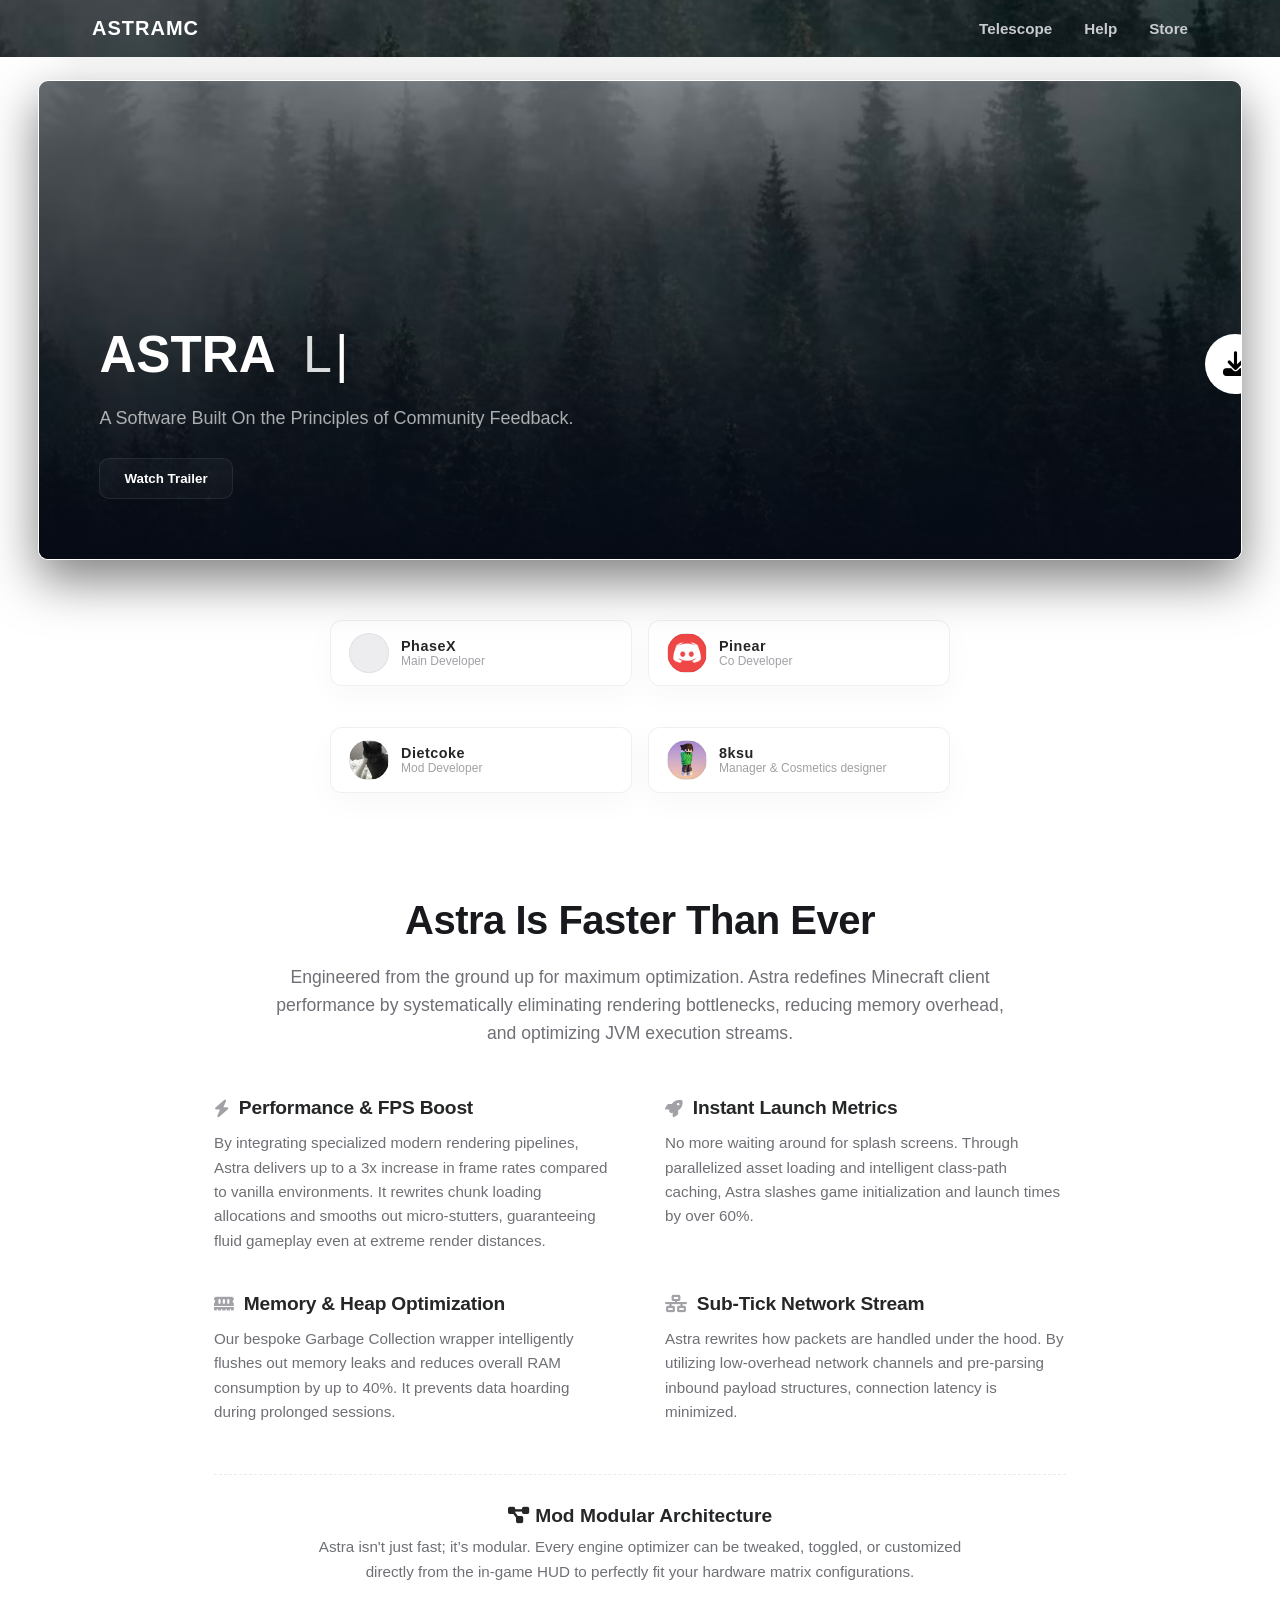
<file: index.html>
<!DOCTYPE html>
<html lang="en">
<head>
    <meta charset="UTF-8">
    <meta name="viewport" content="width=device-width, initial-scale=1.0">
    <title>Astra MC</title>
    <link rel="stylesheet" href="style2.css">
    <link rel="stylesheet" href="https://cdnjs.cloudflare.com/ajax/libs/font-awesome/6.7.2/css/all.min.css">
</head>
<body>

    <div id="preloader">
        <div class="skeleton-container">
            <div class="skeleton-nav">
                <div class="skeleton-element skeleton-logo"></div>
                <div class="skeleton-nav-links">
                    <div class="skeleton-element skeleton-link"></div>
                    <div class="skeleton-element skeleton-link"></div>
                    <div class="skeleton-element skeleton-link"></div>
                </div>
            </div>

            <div class="preloader-branding">
                <strong>ASTRA</strong>
                <span class="preloader-sub">LOADING WEBSITE</span>
                <p id="preloader-fact">Resolving Framework Systems...</p>
            </div>

            <div class="skeleton-card">
                <div class="skeleton-element skeleton-title"></div>
                <div class="skeleton-element skeleton-text"></div>
                <div class="skeleton-element skeleton-btn"></div>
            </div>
        </div>
    </div>

    <div class="custom-cursor-img" style="left: -100px; top: -100px;"></div>

<nav class="global-navbar"></nav>

    <main class="content">
        <div class="slider-wrapper">
            <section class="slider">
                <div class="slides" id="slides">
                    <div class="slide">
                        <div class="slide-content">
                            <div class="portfolio-heading">
                                <strong>ASTRA <span id="typewriter-text"></span><span class="typing-cursor">|</span></strong>
                            </div>
                            <p class="mobile-text">Downloads are unavailable on mobile or tablet devices.</p>
                            <p class="desktop-text">A Software Built On the Principles of Community Feedback.</p>
                            <div class="slide-actions">
                                <button class="btn-ghost">Watch Trailer</button>
                            </div>
                            <a href="error.html" class="button" id="download">
                                <div class="icon"><i class="fas fa-download"></i></div>
                            </a>
                        </div>
                    </div>
                </div>
            </section>
        </div>
    </main>

    <div class="id-grid-container">
        <div class="id-bar-trigger" data-user="main-dev">
            <div class="trigger-avatar" style="background-image: cursor;"></div>
            <div class="trigger-info">
                <div class="trigger-username">PhaseX</div>
                <div class="trigger-status">Main Developer</div>
            </div>
        </div>

        <div class="id-bar-trigger" data-user="co-dev">
            <div class="trigger-avatar" style="background-image: url('pinear.png'); background-size: cover !important;"></div>
            <div class="trigger-info">
                <div class="trigger-username">Pinear</div>
                <div class="trigger-status">Co Developer</div>
            </div>
        </div>

        <div class="id-bar-trigger" data-user="mod-dev">
            <div class="trigger-avatar" style="background-image: url('dietcoke.webp'); background-size: cover !important;"></div>
            <div class="trigger-info">
                <div class="trigger-username">Dietcoke</div>
                <div class="trigger-status">Mod Developer</div>
            </div>
        </div>

        <div class="id-bar-trigger" data-user="manager">
            <div class="trigger-avatar" style="background-image: url('8ksu.webp'); background-size: cover !important;"></div>
            <div class="trigger-info">
                <div class="trigger-username">8ksu</div>
                <div class="trigger-status">Manager & Cosmetics designer</div>
            </div>
        </div>
    </div>

    <div class="modal-overlay" data-user="main-dev">
        <div class="id-card-main">
            <div class="id-card-banner" style="background: linear-gradient(135deg, #252627 0%, #4a4b4d 100%);"></div>
            <div class="id-card-body">
                <div class="id-card-avatar" style="background-image: cursor;"></div>
                <div class="id-card-profile-data">
                    <div class="profile-name">PhaseX</div>
                    <div class="profile-tag">.nilsarker</div>
                </div>
                <div class="id-card-section">
                    <div class="section-title">About Me</div>
                    <div class="section-content">Sadly, I am a lonely main developer. Always looking for devs...</div>
                </div>
                <div class="id-card-section">
                    <div class="section-title">Roles</div>
                    <div class="badge-capsule" style="background: #252627; color: #ffffff;">👑 Main Dev</div>
                </div>
                <div class="close-hint">Click anywhere outside to close</div>
            </div>
        </div>
    </div>

    <div class="modal-overlay" data-user="co-dev">
        <div class="id-card-main">
            <div class="id-card-banner" style="background: linear-gradient(135deg, #6e7075 0%, #a1a1a6 100%);"></div>
            <div class="id-card-body">
                <div class="id-card-avatar" style="background-image: url('pinear.png'); background-size: cover !important;"></div>
                <div class="id-card-profile-data">
                    <div class="profile-name">Pinear</div>
                    <div class="profile-tag">.pinear</div>
                </div>
                <div class="id-card-section">
                    <div class="section-title">About Me</div>
                    <div class="section-content">Pinear type something on your profile bruh.</div>
                </div>
                <div class="id-card-section">
                    <div class="section-title">Roles</div>
                    <div class="badge-capsule" style="background: #ededf0; color: #252627;">⚔️ Co Dev</div>
                </div>
                <div class="close-hint">Click anywhere outside to close</div>
            </div>
        </div>
    </div>

    <div class="modal-overlay" data-user="mod-dev">
        <div class="id-card-main">
            <div class="id-card-banner" style="background: linear-gradient(135deg, #d3e2ff 0%, #a3c2fa 100%);"></div>
            <div class="id-card-body">
                <div class="id-card-avatar" style="background-image: url('dietcoke.webp'); background-size: cover !important;"></div>
                <div class="id-card-profile-data">
                    <div class="profile-name">Dietcoke</div>
                    <div class="profile-tag">.fantasydietcoke</div>
                </div>
                <div class="id-card-section">
                    <div class="section-title">About Me</div>
                    <div class="section-content">why YOUR and PINEARS bio IS EMPTY?</div>
                </div>
                <div class="id-card-section">
                    <div class="section-title">Roles</div>
                    <div class="badge-capsule" style="background: #eef4ff; color: #3b74db;">📦 Mod Dev</div>
                </div>
                <div class="close-hint">Click anywhere outside to close</div>
            </div>
        </div>
    </div>

    <div class="modal-overlay" data-user="manager">
        <div class="id-card-main">
            <div class="id-card-banner" style="background: linear-gradient(135deg, #ffe3e3 0%, #f7baba 100%);"></div>
            <div class="id-card-body">
                <div class="id-card-avatar" style="background-image: url('8ksu.webp'); background-size: cover !important;"></div>
                <div class="id-card-profile-data">
                    <div class="profile-name">8ksu</div>
                    <div class="profile-tag">.8ksu</div>
                </div>
                <div class="id-card-section">
                    <div class="section-title">About Me</div>
                    <div class="section-content">Also empty....</div>
                </div>
                <div class="id-card-section">
                    <div class="section-title">Roles</div>
                    <div class="badge-capsule" style="background: #fff0000d; color: #d63636;">💼 Manager</div>
                </div>
                <div class="close-hint">Click anywhere outside to close</div>
            </div>
        </div>
    </div>

    <section class="astra-docs-section">
        <h2 class="docs-main-title">Astra Is Faster Than Ever</h2>
        <p class="docs-lead-paragraph">
            Engineered from the ground up for maximum optimization. Astra redefines Minecraft client performance by systematically eliminating rendering bottlenecks, reducing memory overhead, and optimizing JVM execution streams.
        </p>

        <div class="docs-grid">
            <div class="docs-column">
                <h3 class="docs-sub-title"><i class="fas fa-bolt"></i> Performance &amp; FPS Boost</h3>
                <p class="docs-body-text">
                    By integrating specialized modern rendering pipelines, Astra delivers up to a 3x increase in frame rates compared to vanilla environments. It rewrites chunk loading allocations and smooths out micro-stutters, guaranteeing fluid gameplay even at extreme render distances.
                </p>
            </div>

            <div class="docs-column">
                <h3 class="docs-sub-title"><i class="fas fa-rocket"></i> Instant Launch Metrics</h3>
                <p class="docs-body-text">
                    No more waiting around for splash screens. Through parallelized asset loading and intelligent class-path caching, Astra slashes game initialization and launch times by over 60%.
                </p>
            </div>

            <div class="docs-column">
                <h3 class="docs-sub-title"><i class="fas fa-memory"></i> Memory &amp; Heap Optimization</h3>
                <p class="docs-body-text">
                    Our bespoke Garbage Collection wrapper intelligently flushes out memory leaks and reduces overall RAM consumption by up to 40%. It prevents data hoarding during prolonged sessions.
                </p>
            </div>

            <div class="docs-column">
                <h3 class="docs-sub-title"><i class="fas fa-network-wired"></i> Sub-Tick Network Stream</h3>
                <p class="docs-body-text">
                    Astra rewrites how packets are handled under the hood. By utilizing low-overhead network channels and pre-parsing inbound payload structures, connection latency is minimized.
                </p>
            </div>
        </div>

        <div class="docs-footer-note">
            <h3><i class="fas fa-project-diagram"></i> Mod Modular Architecture</h3>
            <p>Astra isn't just fast; it’s modular. Every engine optimizer can be tweaked, toggled, or customized directly from the in-game HUD to perfectly fit your hardware matrix configurations.</p>
        </div>
    </section>

<nav class="global-socials"></nav>
<nav class="global-footer"></nav>
<script src="global.js"></script>
</body>
</html>
</file>
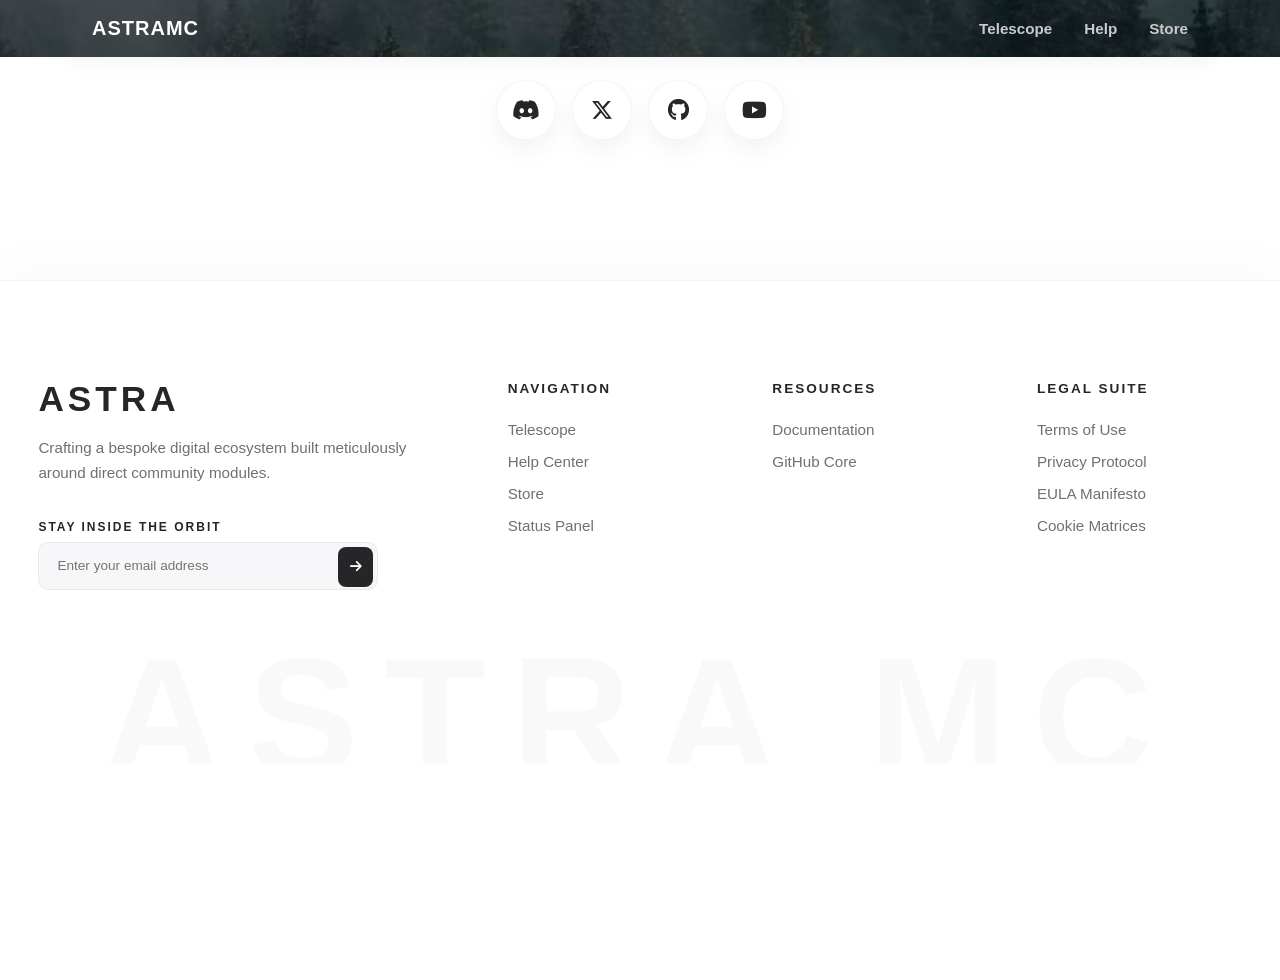
<file: blank.html>
<!DOCTYPE html>
<html lang="en">
<head>
    <meta charset="UTF-8">
    <meta name="viewport" content="width=device-width, initial-scale=1.0">
    <title>Astra MC - Help Center</title>
    <link rel="stylesheet" href="style2.css">
    <link rel="stylesheet" href="https://cdnjs.cloudflare.com/ajax/libs/font-awesome/6.7.2/css/all.min.css">
</head>
<body>
    <nav class="global-navbar"></nav>
    <div class="global-socials"></div>
    <footer class="global-footer"></footer>
<script src="global.js"></script>
</body>
</html>
</file>
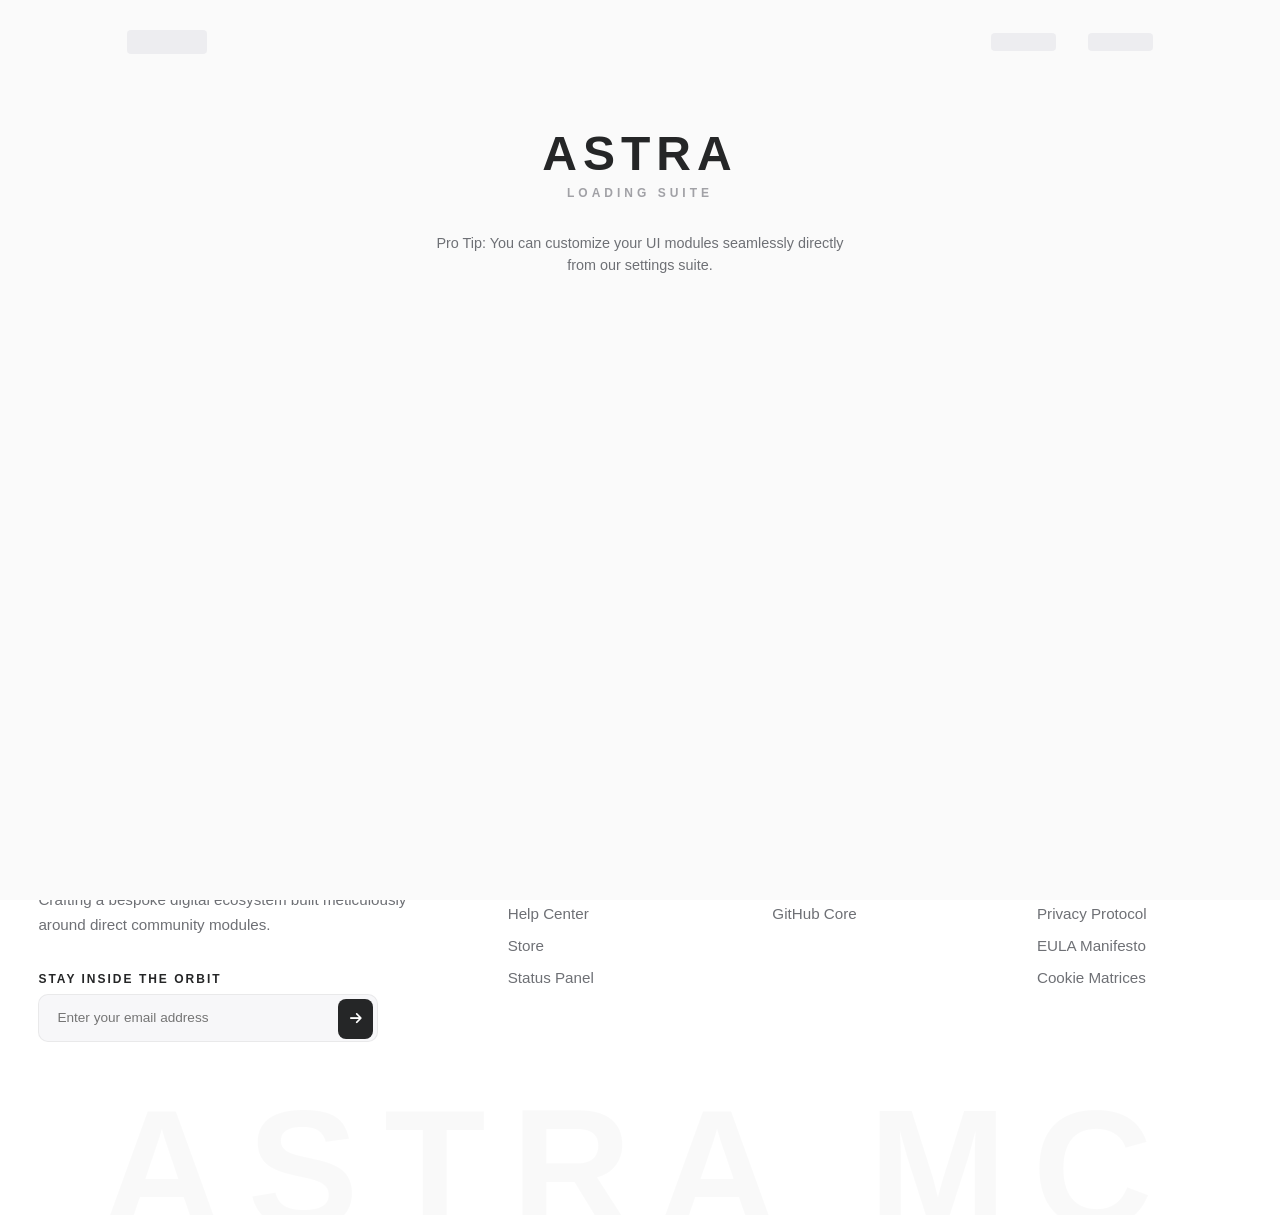
<file: help.html>
<!DOCTYPE html>
<html lang="en">
<head>
    <meta charset="UTF-8">
    <meta name="viewport" content="width=device-width, initial-scale=1.0">
    <title>Astra MC - Help Center</title>
    <link rel="stylesheet" href="style2.css">
    <link rel="stylesheet" href="https://cdnjs.cloudflare.com/ajax/libs/font-awesome/6.7.2/css/all.min.css">
    <style>
        body { background-color: #fafafa; }
        .help-hero { max-width: 900px; margin: 140px auto 40px auto; text-align: center; padding: 0 24px; }
        .help-hero h1 { font-size: 2.8rem; font-weight: 700; color: #252627; letter-spacing: -0.5px; margin-bottom: 15px; }
        .search-container { position: relative; max-width: 550px; margin: 25px auto 0 auto; }
        .search-container input { width: 100%; height: 54px; background: #ffffff; border: 1px solid rgba(0, 0, 0, 0.08); border-radius: 14px; padding: 0 20px 0 50px; font-size: 1rem; color: #252627; outline: none; box-shadow: 0 10px 30px rgba(0,0,0,0.02); transition: all 0.3s ease; }
        .search-container input:focus { border-color: #252627; box-shadow: 0 15px 35px rgba(0,0,0,0.05); }
        .search-container i { position: absolute; left: 20px; top: 50%; transform: translateY(-50%); color: #a1a1a6; font-size: 1.1rem; }
        .help-tabs-nav { display: flex; justify-content: center; gap: 15px; margin: 40px auto; max-width: 600px; padding: 0 20px; }
        .tab-btn { background: #ffffff; border: 1px solid rgba(0,0,0,0.06); padding: 12px 24px; border-radius: 10px; font-weight: 600; font-size: 0.9rem; color: #6e7075; transition: all 0.25s ease; cursor: pointer; }
        .tab-btn.active, .tab-btn:hover { background: #252627; color: #ffffff; border-color: #252627; }
        .help-tab-content { display: none; max-width: 900px; margin: 0 auto; padding: 0 24px; animation: fadeInTab 0.4s ease forwards; }
        .help-tab-content.active { display: block; }
        @keyframes fadeInTab { from { opacity: 0; transform: translateY(10px); } to { opacity: 1; transform: translateY(0); } }
        .faq-item { background: #ffffff; border: 1px solid rgba(0,0,0,0.05); border-radius: 12px; margin-bottom: 12px; overflow: hidden; box-shadow: 0 4px 15px rgba(0,0,0,0.01); }
        .faq-trigger { padding: 20px; display: flex; justify-content: space-between; align-items: center; font-weight: 600; color: #252627; cursor: none !important; transition: background 0.2s ease; }
        .faq-trigger:hover { background: #f7f7f9; }
        .faq-trigger i { transition: transform 0.3s ease; color: #a1a1a6; }
        .faq-content { max-height: 0; overflow: hidden; transition: max-height 0.3s cubic-bezier(0.25, 1, 0.5, 1); background: #fdfdfd; }
        .faq-content-inner { padding: 20px; color: #6e7075; font-size: 0.95rem; line-height: 1.6; border-top: 1px solid rgba(0,0,0,0.02); }
        .faq-item.open .faq-trigger i { transform: rotate(180deg); }
        .form-card { background: #ffffff; border: 1px solid rgba(0,0,0,0.06); border-radius: 16px; padding: 40px; box-shadow: 0 15px 40px rgba(0,0,0,0.02); max-width: 650px; margin: 0 auto; }
        .form-group { margin-bottom: 20px; display: flex; flex-direction: column; gap: 8px; }
        .form-group label { font-size: 0.8rem; font-weight: 700; letter-spacing: 1px; text-transform: uppercase; color: #252627; }
        .form-group input, .form-group select, .form-group textarea { width: 100%; background: #f7f7f9; border: 1px solid rgba(0,0,0,0.05); border-radius: 10px; padding: 12px 16px; font-size: 0.95rem; color: #252627; outline: none; transition: all 0.2s ease; }
        .form-submit-btn { background: #252627; color: #ffffff; border: none; padding: 14px 28px; border-radius: 10px; font-weight: 600; font-size: 0.95rem; transition: background 0.2s ease; width: 100%; margin-top: 10px; cursor: pointer; }
        .toast-notification { position: fixed; bottom: 30px; right: 30px; background: #252627; color: white; padding: 16px 24px; border-radius: 12px; font-size: 0.9rem; font-weight: 500; box-shadow: 0 15px 35px rgba(0,0,0,0.15); z-index: 100001; transform: translateY(100px); opacity: 0; transition: all 0.4s cubic-bezier(0.25, 1, 0.5, 1); }
        .toast-notification.show { transform: translateY(0); opacity: 1; }
        @media (max-width: 768px) { .help-hero h1 { font-size: 2rem; } .help-tabs-nav { flex-direction: column; gap: 10px; } .form-card { padding: 24px; } }
    </style>
</head>
<body>

    <div id="preloader">
        <div class="skeleton-container">
            <div class="skeleton-nav">
                <div class="skeleton-element skeleton-logo"></div>
                <div class="skeleton-nav-links">
                    <div class="skeleton-element skeleton-link"></div>
                    <div class="skeleton-element skeleton-link"></div>
                </div>
            </div>
            <div class="preloader-branding">
                <strong>ASTRA</strong>
                <span class="preloader-sub">LOADING SUITE</span>
                <p id="preloader-fact">Resolving Matrices...</p>
            </div>
        </div>
    </div>

    <nav class="global-navbar"></nav>

    <header class="help-hero">
        <h1>Astra Operations Desk</h1>
        <div class="search-container">
            <i class="fas fa-search"></i>
            <input type="text" id="help-search" placeholder="Search parameters...">
        </div>
    </header>

    <div class="help-tabs-nav">
        <button class="tab-btn active" data-tab="kb"><i class="fas fa-book-open"></i> Matrix Docs</button>
        <button class="tab-btn" data-tab="bug"><i class="fas fa-bug"></i> Trace Report</button>
        <button class="tab-btn" data-tab="feedback"><i class="fas fa-comment-alt"></i> Module Feedback</button>
    </div>

    <main>
        <section class="help-tab-content active" id="tab-kb">
            <div id="faq-wrapper">
                <div class="faq-item" data-keywords="fps boost rendering lag">
                    <div class="faq-trigger"><span>How do I achieve the maximum 3x FPS Boost configuration?</span><i class="fas fa-chevron-down"></i></div>
                    <div class="faq-content"><div class="faq-content-inner">Navigate to your inside HUD configuration engine panel...</div></div>
                </div>
            </div>
            <div id="search-empty" style="display:none; text-align:center; padding:40px; color:#a1a1a6;">No matching parameters found.</div>
        </section>

        <section class="help-tab-content" id="tab-bug">
            <div class="form-card">
                <form id="bug-form">
                    <div class="form-group"><label>Alias</label><input type="text" id="bug-username" required></div>
                    <div class="form-group"><label>Subsystem</label><select id="bug-category"><option value="rendering">Rendering</option></select></div>
                    <div class="form-group"><label>Log Breakdown</label><textarea id="bug-desc" rows="5" required></textarea></div>
                    <button type="submit" class="form-submit-btn">Dispatch Report</button>
                </form>
            </div>
        </section>

        <section class="help-tab-content" id="tab-feedback">
            <div class="form-card">
                <form id="feedback-form">
                    <div class="form-group"><label>Secure Email</label><input type="email" id="feed-email" required></div>
                    <div class="form-group"><label>Focus</label><select id="feed-type"><option value="hud">UI Customization</option></select></div>
                    <div class="form-group"><label>Proposal</label><textarea id="feed-message" rows="5" required></textarea></div>
                    <button type="submit" class="form-submit-btn">Log Proposal</button>
                </form>
            </div>
        </section>
    </main>

    <div class="toast-notification" id="toast-note">System update packaged successfully.</div>

    <div class="global-socials"></div>
    <footer class="global-footer"></footer>

    <script src="global.js"></script>
</body>
</html>
</file>
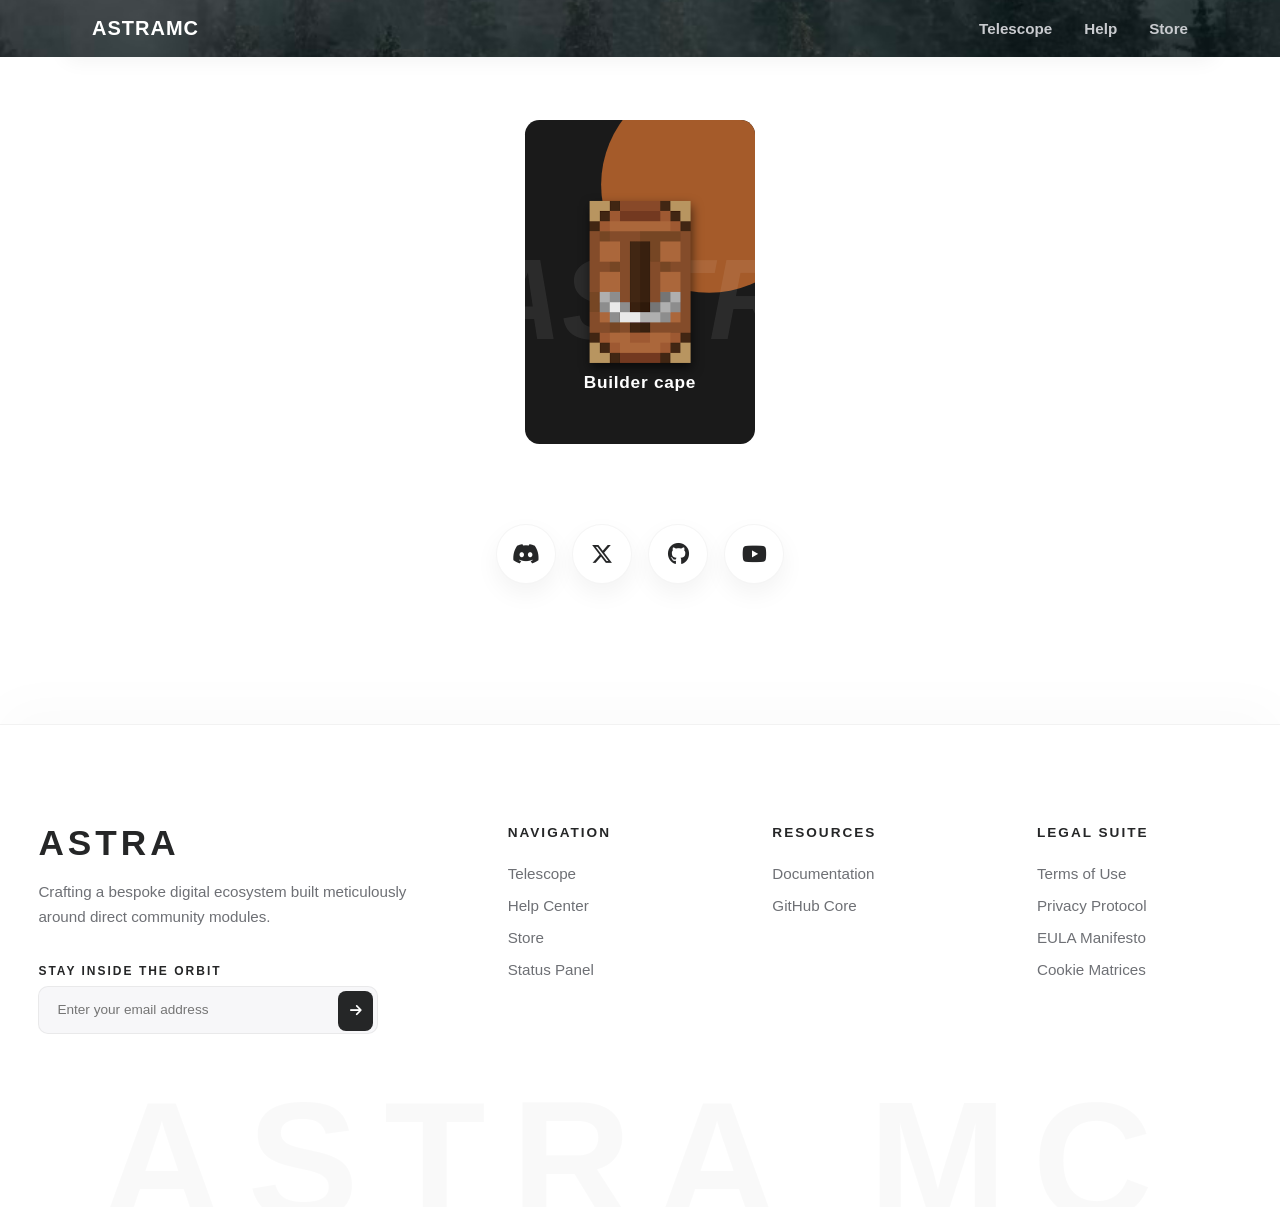
<file: store.html>
<!DOCTYPE html>
<html lang="en">
<head>
    <meta charset="UTF-8">
    <meta name="viewport" content="width=device-width, initial-scale=1.0">
    <title>Astra MC - Help Center</title>
    <link rel="stylesheet" href="style2.css">
    <link rel="stylesheet" href="https://cdnjs.cloudflare.com/ajax/libs/font-awesome/6.7.2/css/all.min.css">
</head>
<style>
    .card::before {
        background: rgb(165, 91, 42);
    }
</style>
<body>
    <nav class="global-navbar"></nav>

    <div class="container">
        <div class="card">
            <div class="imgBx">
                <img src="builder.png" style="zoom: .5;" alt="Bright cape" draggable="false">
            </div>
            <div class="contentBx">
                <h2>Builder cape</h2>
                <div class="color">
                    <h3>Color :</h3>
                    <span></span>
                    <span></span>
                    <span></span>
                </div>
                <a href="#">view</a>
            </div>
        </div>
    </div>

    <div class="global-socials"></div>
    <footer class="global-footer"></footer>
<script src="global.js"></script>
</body>
</html>
</file>
<file: style2.css>
:root {
    --glass: rgba(255, 255, 255, 0.03);
    --glass-border: rgba(255, 255, 255, 0.08);
    --muted: rgba(255, 255, 255, 0.65);
}

* {
    margin: 0;
    padding: 0;
    box-sizing: border-box;
    font-family: 'Poppins', -apple-system, BlinkMacSystemFont, "Segoe UI", Roboto, Helvetica, Arial, sans-serif;
}

body {
    -webkit-user-select: none;
    -moz-user-select: none;
    -ms-user-select: none;
    user-select: none;
    background-color: #ffffff;
    min-height: 100vh;
}

.slider-wrapper {
    position: relative;
    width: min(1300px, 94%);
    margin: 60px auto;
}

.slider {
    margin-top: 80px !important;
    height: 480px; 
    width: 100%; 
    border-radius: 10px; 
    overflow: hidden; 
    position: relative;
    border: 1px solid var(--glass-border);
    box-shadow: 0 20px 50px rgba(0, 0, 0, 0.5);
    z-index: 2;
}

.slide {
    min-width: 100%; 
    height: 100%; 
    position: relative; 
    display: flex; 
    align-items: flex-end;
    padding: 60px; 
    background-image: url('unsplash.png');
    background-size: cover !important; 
    background-position: center !important; 
    background-repeat: no-repeat !important; 
}

.slides { 
    display: flex; 
    height: 100%; 
    transition: transform 0.8s cubic-bezier(0.85, 0, 0.15, 1); 
}

.slide::after {
    content: ''; 
    position: absolute; 
    inset: 0;
    background: linear-gradient(to top, rgba(5, 10, 21, 0.95) 0%, rgba(5, 10, 21, 0.3) 50%, transparent 100%);
    z-index: 1;
}

.slide-content { 
    position: relative; 
    z-index: 2; 
    max-width: 650px; 
    width: 100%;
}

.slide-tag {
    font-weight: 800; 
    text-transform: uppercase; 
    font-size: 12px; 
    letter-spacing: 3px; 
    margin-bottom: 10px;
}

.slide-content span { 
    font-size: 52px; 
    font-weight: 500; 
    margin-bottom: 32px; 
    line-height: 1.1; 
    letter-spacing: -1px; 
}

.slide-content p { 
    color: var(--muted); 
    font-size: 18px; 
    margin-bottom: 25px; 
    line-height: 1.6;
}

.slide-actions {
    display: flex; 
    gap: 15px; 
    flex-wrap: wrap;
    align-items: center;
}

.btn-ghost {
    background: var(--glass); 
    border: 1px solid var(--glass-border); 
    color: #fff;
    padding: 12px 24px; 
    border-radius: 10px; 
    cursor: none !important; 
    transition: 0.3s; 
    font-weight: 600;
}

.btn-ghost:hover { 
    background: rgba(245, 245, 245, 0.168); 
    color: whitesmoke; 
}

.navbar {
    position: fixed;
    top: 0;
    left: 0;
    width: 100%;
    background-color: transparent; 
    display: flex;
    justify-content: center;
    z-index: 1000; 
}

.navbar::before {
    content: '';
    position: absolute;
    top: 0;
    left: 0;
    width: 100%;
    height: 100%;
    background-image: url('unsplash.png');
    background-size: cover;
    background-position: center;
    opacity: 1; 
    z-index: -1; 
}

.nav-container {
    display: flex;
    justify-content: space-between;
    align-items: center;
    width: 90%;
    max-width: 1200px;
    background-color: transparent; 
    padding: 14px 28px;
    border-radius: 12px; 
    box-shadow: 0 4px 20px rgba(0, 0, 0, 0.05); 
}

.logo {
    color: #ffffff; 
    font-size: 1.25rem;
    font-weight: 600;
    letter-spacing: 1px;
    text-decoration: none;
    font-family: 'Gunny Rewritten', sans-serif !important;
}

.nav-links {
    display: flex;
    gap: 32px;
}

.nav-item {
    color: #c9cbcf;
    text-decoration: none;
    font-size: 0.95rem;
    font-weight: 400;
    position: relative;
    padding: 6px 0;
    display: inline-block;
}

.nav-item::after {
    content: '';
    position: absolute;
    left: 0;
    bottom: 0;
    width: 100%;
    height: 3px;
    background: #bbbcc0; 
    transform: scaleX(0);
    transform-origin: left;
    transition: transform 0.35s cubic-bezier(.22,1,.36,1);
}

.nav-item:hover::after {
    transform: scaleX(1);
    transform-origin: left;
}

.nav-item:not(:hover)::after {
    transform: scaleX(0);
    transform-origin: right;
}

::-webkit-scrollbar {
    width: 10px;
    height: 10px;
}

::-webkit-scrollbar-track {
    background: #ffffff;
}

::-webkit-scrollbar-thumb {
    background: #c3c7db;
    border-radius: 20px;
    border: 2px solid #ffffff;
    transition: background 0.3s ease;
}

::-webkit-scrollbar-thumb:hover {
    background: #5D6473;
}

html, body, a, button, input, select, [disabled], .disabled {
    cursor: none !important;
}

.custom-cursor-img {
    width: 38px;
    height: 38px;
    background-image: url('cursor.png'); 
    background-size: contain;
    background-repeat: no-repeat;
    position: fixed;
    transform: translate(-50%, -50%);
    pointer-events: none;
    z-index: 100000 !important;
    transition: background-image 0.1s ease;
}

.custom-cursor-img.pointer {
    background-image: url('crosshair.png');
}

.custom-cursor-img.disabled {
    background-image: url('disabled.png');
}

.custom-cursor-img.loading {
    background-image: url('loading.png');
}

.cursor-trail-node {
    position: fixed;
    width: 12px;
    height: 12px;
    background-color: #2A2D34;
    border-radius: 50%;
    pointer-events: none;
    z-index: 9998;
    transform: translate(-50%, -50%);
    animation: fadeAndShrink 0.6s cubic-bezier(0.1, 0.8, 0.3, 1) forwards;
}

@keyframes fadeAndShrink {
    0% {
        opacity: 0.6;
        transform: translate(-50%, -50%) scale(1);
    }
    100% {
        opacity: 0;
        transform: translate(-50%, -50%) scale(0.1);
    }
}

.portfolio-heading {
    font-size: 3.2rem;
    color: #ffffff;
    font-family: 'Gunny Rewritten', Arial, Helvetica, sans-serif !important;
    margin-bottom: 25px;
    height: 50px;
    display: flex;
    align-items: center;
}

#typewriter-text {
    color: rgba(255, 255, 255, 0.85);
    margin-left: 15px; 
}

.typing-cursor {
    color: #ffffff;
    font-weight: 400;
    margin-left: 4px;
    animation: blinkCursor 0.8s steps(2, start) infinite;
}

@keyframes blinkCursor {
    0%, 100% { opacity: 1; }
    50% { opacity: 0; }
}

#preloader {
    position: fixed;
    inset: 0;
    z-index: 99999; 
    background: #fafafa; 
    display: flex;
    justify-content: center;
    align-items: flex-start;
    transition: opacity 0.6s cubic-bezier(0.25, 1, 0.5, 1), visibility 0.6s;
}

#preloader.fade-out {
    opacity: 0;
    visibility: hidden;
    pointer-events: none;
}

.skeleton-container {
    width: 100%;
    max-width: 1300px;
    padding: 0 max(3%, 20px);
    margin: 0 auto;
}

.skeleton-nav {
    display: flex;
    justify-content: space-between;
    align-items: center;
    width: 90%;
    max-width: 1200px;
    margin: 14px auto 0 auto;
    padding: 14px 28px;
    height: 56px;
}

.skeleton-logo {
    width: 80px;
    height: 24px;
    border-radius: 4px;
}

.skeleton-nav-links {
    display: flex;
    gap: 32px;
}

.skeleton-link {
    width: 65px;
    height: 18px;
    border-radius: 4px;
}

.skeleton-card {
    width: min(1300px, 94%);
    margin: 140px auto 60px auto; 
    height: 480px;
    border-radius: 16px;
    border: 1px solid rgba(0, 0, 0, 0.04);
    background: #ffffff;
    padding: 60px;
    display: flex;
    flex-direction: column;
    justify-content: flex-end;
    gap: 25px;
    box-shadow: 0 10px 40px rgba(0,0,0,0.02);
}

.skeleton-title {
    width: 50%;
    max-width: 400px;
    height: 50px;
    border-radius: 6px;
}

.skeleton-text {
    width: 70%;
    max-width: 550px;
    height: 24px;
    border-radius: 4px;
}

.skeleton-btn {
    width: 150px;
    height: 45px;
    border-radius: 12px;
}

.skeleton-element {
    background: #ededf0; 
    position: relative;
    overflow: hidden;
}

.skeleton-element::after {
    content: '';
    position: absolute;
    inset: 0;
    transform: translateX(-100%);
    background: linear-gradient(
        90deg,
        transparent,
        rgba(255, 255, 255, 0.5),
        transparent
    );
    animation: loadingShimmer 1.6s infinite;
}

@keyframes loadingShimmer {
    100% { transform: translateX(100%); }
}

#preloader ~ .custom-cursor-img {
    background-image: url('loading.png') !important;
}

#preloader.fade-out ~ .custom-cursor-img {
    background-image: none; 
}

#preloader, 
.skeleton-container, 
.skeleton-element, 
.skeleton-card {
    pointer-events: none !important;
}

.preloader-branding {
    margin: 60px auto -100px auto; 
    text-align: center;
    display: flex;
    flex-direction: column;
    align-items: center;
    justify-content: center;
    pointer-events: none !important; 
    user-select: none;
    animation: textPulse 2s ease-in-out infinite;
}

.preloader-branding strong {
    font-size: 3rem;
    font-weight: 800;
    letter-spacing: 6px;
    color: #252627; 
    line-height: 1;
    margin-bottom: 8px;
}

.preloader-branding .preloader-sub {
    font-size: 0.75rem;
    font-weight: 700;
    letter-spacing: 4px;
    color: #a1a1a6; 
}

@keyframes textPulse {
    0%, 100% {
        transform: scale(1);
        opacity: 0.85;
    }
    50% {
        transform: scale(0.98);
        opacity: 0.5;
    }
}

#preloader-fact {
    margin-top: 25px;
    font-size: 0.9rem;
    font-weight: 500;
    color: #6e7075; 
    max-width: 450px;
    line-height: 1.5;
    text-align: center;
    padding: 8px 20px;
    animation: fadeInFact 0.5s ease-out forwards;
}

@keyframes fadeInFact {
    0% {
        opacity: 0;
        transform: translateY(5px);
    }
    100% {
        opacity: 1;
        transform: translateY(0);
    }
}

.site-footer {
    width: 100%;
    margin-top: 140px; 
    padding-top: 100px;
    background: #ffffff;
    border-top: 1px solid rgba(0, 0, 0, 0.05);
    position: relative;
    overflow: hidden;
    box-shadow: 0 -20px 50px rgba(0, 0, 0, 0.02);
}

.footer-container {
    width: min(1300px, 94%); 
    margin: 0 auto;
    display: flex;
    flex-direction: column;
}

.footer-top-grid {
    display: grid;
    grid-template-columns: 2fr 1fr 1fr 1fr; 
    gap: 60px;
    margin-bottom: 60px;
    z-index: 2;
}

.footer-brand-column {
    display: flex;
    flex-direction: column;
    gap: 20px;
}

.footer-logo {
    font-size: 2.2rem;
    font-weight: 800;
    letter-spacing: 4px;
    color: #252627; 
    line-height: 1;
}

.footer-tagline {
    font-size: 0.95rem;
    color: #6e7075; 
    line-height: 1.6;
    max-width: 380px;
    font-weight: 500;
}

.footer-newsletter {
    margin-top: 15px;
    display: flex;
    flex-direction: column;
    gap: 8px;
}

.footer-newsletter label {
    font-size: 0.75rem;
    font-weight: 700;
    letter-spacing: 2px;
    color: #252627;
}

.newsletter-field {
    display: flex;
    max-width: 340px;
    height: 48px;
    background: #f7f7f9;
    border: 1px solid rgba(0, 0, 0, 0.06);
    border-radius: 10px;
    overflow: hidden;
    padding: 4px;
}

.newsletter-field input {
    width: 100%;
    background: transparent;
    border: none;
    outline: none;
    padding: 0 14px;
    font-size: 0.85rem;
    color: #252627;
}

.newsletter-btn {
    width: 40px;
    height: 40px;
    background: #252627;
    border-radius: 8px;
    border: none;
    color: #ffffff;
    display: flex;
    align-items: center;
    justify-content: center;
    transition: background 0.3s ease;
}

.newsletter-btn:hover {
    background: #3e4042;
}

.footer-links-column h3 {
    font-size: 0.85rem;
    text-transform: uppercase;
    letter-spacing: 2px;
    color: #252627;
    margin-bottom: 25px;
    font-weight: 700;
}

.footer-links-column ul {
    list-style: none;
    display: flex;
    flex-direction: column;
    gap: 14px;
}

.footer-links-column ul li a {
    text-decoration: none;
    font-size: 0.95rem;
    font-weight: 500;
    color: #6e7075;
    display: inline-block;
    transition: color 0.25s ease, transform 0.25s ease;
}

.footer-links-column ul li a:hover {
    color: #252627;
}

.footer-watermark {
    width: 100%;
    text-align: center;
    user-select: none;
    pointer-events: none;
    margin-bottom: -20px;
    z-index: 1;
}

.footer-watermark span {
    font-size: 13vw; 
    font-weight: 900;
    letter-spacing: 2vw;
    color: rgba(0, 0, 0, 0.025); 
    line-height: 0.8;
    display: block;
}

.footer-bottom-bar {
    border-top: 1px solid rgba(0, 0, 0, 0.04);
    padding: 35px 0;
    display: flex;
    justify-content: space-between;
    align-items: center;
    font-size: 0.85rem;
    color: #a1a1a6;
    font-weight: 500;
    z-index: 2;
}

.footer-meta-stats {
    display: flex;
    align-items: center;
    gap: 25px;
}

.status-indicator {
    display: flex;
    align-items: center;
    gap: 8px;
    color: #6e7075;
    font-weight: 600;
    font-size: 0.8rem;
    letter-spacing: 0.5px;
}

.pulse-dot {
    width: 7px;
    height: 7px;
    background-color: #2bda72; 
    border-radius: 50%;
    display: inline-block;
    box-shadow: 0 0 0 rgba(43, 218, 114, 0.4);
    animation: metricPulse 2s infinite;
}

@keyframes metricPulse {
    0% {
        box-shadow: 0 0 0 0 rgba(43, 218, 114, 0.7);
    }
    70% {
        box-shadow: 0 0 0 8px rgba(43, 218, 114, 0);
    }
    100% {
        box-shadow: 0 0 0 0 rgba(43, 218, 114, 0);
    }
}

.id-bar-trigger {
    margin: 0 auto 25px auto;
    font-family: 'Poppins', -apple-system, BlinkMacSystemFont, "Segoe UI", Roboto, sans-serif;
    box-sizing: border-box;
    background-color: #ffffff;
    width: 100%;
    max-width: 320px;
    padding: 12px 18px;
    border-radius: 12px;
    display: flex;
    align-items: center;
    cursor: none !important; 
    transition: all 0.3s cubic-bezier(0.25, 1, 0.5, 1);
    user-select: none;
    border: 1px solid rgba(0, 0, 0, 0.06);
    box-shadow: 0 10px 30px rgba(0, 0, 0, 0.03);
    color: #252627;
}

.id-bar-trigger * {
    box-sizing: border-box;
    margin: 0;
    padding: 0;
}

.id-bar-trigger:hover {
    background-color: #f7f7f9;
    transform: translateY(-2px);
    box-shadow: 0 15px 35px rgba(0, 0, 0, 0.06);
    border-color: rgba(0, 0, 0, 0.1);
}

.trigger-avatar {
    width: 40px;
    height: 40px;
    border-radius: 50%;
    background-color: #ededf0; 
    background-image: url('https://www.rw-designer.com/cursor-view/169712.png'); 
    background-size: 60%;
    background-repeat: no-repeat;
    background-position: center;
    margin-right: 12px;
    position: relative;
    border: 1px solid rgba(0, 0, 0, 0.05);
}

.trigger-avatar::after {
    content: '';
    position: absolute;
    bottom: 0px;
    right: 0px;
    width: 11px;
    height: 11px;
    background-color: transparent; 
    border-radius: 50%;
    border: 2px solid transparent;
}

.trigger-info {
    flex-grow: 1;
}

.trigger-username {
    font-weight: 600;
    font-size: 0.9rem;
    letter-spacing: 0.5px;
    color: #252627;
}

.trigger-status {
    font-size: 0.75rem;
    font-weight: 500;
    color: #a1a1a6; 
}

.modal-overlay {
    font-family: 'Poppins', -apple-system, BlinkMacSystemFont, "Segoe UI", Roboto, sans-serif;
    position: fixed;
    top: 0;
    left: 0;
    width: 100%;
    height: 100%;
    background-color: rgba(255, 255, 255, 0.4); 
    backdrop-filter: blur(12px); 
    -webkit-backdrop-filter: blur(12px);
    display: flex;
    justify-content: center;
    align-items: center;
    opacity: 0;
    pointer-events: none;
    transition: opacity 0.35s cubic-bezier(0.25, 1, 0.5, 1);
    z-index: 9999;
}

.modal-overlay * {
    box-sizing: border-box;
    margin: 0;
    padding: 0;
}

.modal-overlay.active {
    opacity: 1;
    pointer-events: auto;
}

.id-card-main {
    background-color: #ffffff;
    width: 350px;
    max-width: 90%;
    border-radius: 20px;
    overflow: hidden;
    border: 1px solid rgba(0, 0, 0, 0.06);
    box-shadow: 0 30px 70px rgba(0, 0, 0, 0.08);
    transform: scale(0.92) translateY(10px);
    transition: transform 0.4s cubic-bezier(0.34, 1.56, 0.64, 1);
    color: #252627;
}

.modal-overlay.active .id-card-main {
    transform: scale(1) translateY(0);
}

.id-card-banner {
    height: 100px;
    background: linear-gradient(135deg, #ededf0 0%, #e2e2e6 100%); 
    position: relative;
    border-bottom: 1px solid rgba(0, 0, 0, 0.04);
}

.id-card-body {
    padding: 20px;
    position: relative;
    background-color: #ffffff;
}

.id-card-avatar {
    width: 85px;
    height: 85px;
    border-radius: 50%;
    background-color: #f7f7f9;
    background-image: url('https://www.rw-designer.com/cursor-view/169712.png');
    background-size: 50%;
    background-repeat: no-repeat;
    background-position: center;
    position: absolute;
    top: -60px;
    left: 20px;
    border: 5px solid #ffffff;
    box-shadow: 0 8px 20px rgba(0, 0, 0, 0.05);
}

.id-card-profile-data {
    margin-top: 38px;
    border-bottom: 1px solid rgba(0, 0, 0, 0.05);
    padding-bottom: 16px;
}

.profile-name {
    font-size: 1.25rem;
    font-weight: 700;
    letter-spacing: -0.3px;
    color: #252627;
}

.profile-tag {
    font-size: 0.85rem;
    font-weight: 500;
    color: #a1a1a6;
    margin-top: 2px;
}

.id-card-section {
    margin-top: 16px;
}

.section-title {
    font-size: 0.72rem;
    font-weight: 700;
    text-transform: uppercase;
    color: #a1a1a6;
    margin-bottom: 6px;
    letter-spacing: 1.5px;
}

.section-content {
    font-size: 0.88rem;
    font-weight: 500;
    color: #6e7075;
    line-height: 1.5;
}

.id-card-section .badge-capsule {
    display: inline-flex;
    align-items: center;
    background: #f1f2f5;
    color: #252627;
    padding: 6px 14px;
    border-radius: 8px;
    font-size: 0.8rem;
    font-weight: 600;
    letter-spacing: 0.3px;
    border: 1px solid rgba(0, 0, 0, 0.02);
    margin-top: 4px;
}

.close-hint {
    text-align: center;
    font-size: 0.75rem;
    font-weight: 500;
    color: #c9cbcf;
    margin-top: 24px;
    letter-spacing: 0.5px;
}

.id-grid-container {
    display: grid;
    grid-template-columns: repeat(2, 1fr); 
    gap: 16px;                            
    max-width: 660px;                     
    margin: 40px auto;                    
    width: 100%;
    padding: 0 20px;
    box-sizing: border-box;
}

.astra-docs-section {
    font-family: 'Poppins', -apple-system, BlinkMacSystemFont, "Segoe UI", Roboto, sans-serif;
    max-width: 900px;
    margin: 80px auto;
    padding: 0 24px;
    color: #252627;
    box-sizing: border-box;
}

.docs-main-title {
    text-align: center;
    font-size: 2.5rem;
    font-weight: 700;
    letter-spacing: -0.5px;
    margin-bottom: 20px;
    text-transform: capitalize;
    color: #18191c;
}

.docs-lead-paragraph {
    text-align: center;
    font-size: 1.1rem;
    font-weight: 500;
    line-height: 1.6;
    color: #6e7075;
    max-width: 760px;
    margin: 0 auto 50px auto;
}

.docs-grid {
    display: grid;
    grid-template-columns: repeat(2, 1fr);
    gap: 40px 50px;
    margin-top: 30px;
}

.docs-sub-title {
    font-size: 1.2rem;
    font-weight: 600;
    margin-bottom: 12px;
    color: #252627;
    letter-spacing: -0.2px;
    display: flex;
    align-items: center;
    gap: 10px;
}

.docs-sub-title i {
    color: #a1a1a6;
    font-size: 1.1rem;
}

.docs-body-text {
    font-size: 0.95rem;
    font-weight: 400;
    line-height: 1.6;
    color: #6e7075;
}

.docs-footer-note {
    margin-top: 50px;
    padding-top: 30px;
    border-top: 1px dashed rgba(0, 0, 0, 0.08);
    text-align: center;
}

.docs-footer-note h3 {
    font-size: 1.2rem;
    font-weight: 600;
    color: #252627;
    margin-bottom: 8px;
}

.docs-footer-note p {
    font-size: 0.95rem;
    color: #6e7075;
    max-width: 680px;
    margin: 0 auto;
    line-height: 1.6;
}

.social-floating-wrapper {
    display: flex;
    justify-content: center;
    gap: 16px;
    margin: 80px auto 40px auto; 
    width: 100%;
    max-width: 1200px;
    padding: 0 20px;
    box-sizing: border-box;
}

.social-floating-wrapper .button {
    display: flex;
    align-items: center;
    height: 60px;
    width: 60px;
    text-decoration: none;
    overflow: hidden;
    background: #fff;
    border-radius: 50px;
    box-shadow: 0px 10px 25px rgba(0, 0, 0, 0.05);
    border: 1px solid rgba(0, 0, 0, 0.04);
    transition: width 0.4s cubic-bezier(0.25, 1, 0.5, 1), background 0.3s;
}

.social-floating-wrapper .button:hover {
    width: 180px;
}

.social-floating-wrapper .button .icon {
    display: flex;
    align-items: center;
    justify-content: center;
    min-width: 58px;
    height: 58px;
    color: #252627;
    border-radius: 50%;
    transition: all 0.3s ease;
}

.social-floating-wrapper .button .icon i {
    font-size: 22px;
}

.social-floating-wrapper .button:nth-child(1):hover .icon { background: #5865F2; color: #fff; }
.social-floating-wrapper .button:nth-child(2):hover .icon { background: #18191c; color: #fff; }
.social-floating-wrapper .button:nth-child(3):hover .icon { background: #24292e; color: #fff; }
.social-floating-wrapper .button:nth-child(4):hover .icon { background: #FF0000; color: #fff; }

.social-floating-wrapper .button span {
    font-size: 16px;
    font-weight: 600;
    margin-left: 12px;
    white-space: nowrap;
    opacity: 0;
    transition: opacity 0.2s ease;
}

.social-floating-wrapper .button:hover span {
    opacity: 1;
    transition-delay: 0.1s;
}

.social-floating-wrapper .button:nth-child(1) span { color: #5865F2; }
.social-floating-wrapper .button:nth-child(2) span { color: #18191c; }
.social-floating-wrapper .button:nth-child(3) span { color: #24292e; }
.social-floating-wrapper .button:nth-child(4) span { color: #FF0000; }


#download:hover .icon { background: #fc0; }
.slides #download {left: 170%; position: absolute; top: 5px; z-index: 10001;}
#download span { color: #fc0; }
#download {display: inline-block;height: 60px;width: 60px;text-decoration: none;margin: 0 1px;overflow: hidden;background: #fff;border-radius: 50px;box-shadow: 0px 10px 10px rgba(0, 0, 0, 0.1);transition: all 0.3s ease-out;}
#download .icon {display: inline-block;height: 60px;width: 60px;color: #000;text-align: center;border-radius: 50px;box-sizing: border-box;line-height: 60px;transition: all 0.3s ease-out;}
#download .icon i {font-size: 25px;line-height: 60px;transition: all 0.3s ease-out;}
#download:hover .icon i {color: #fff;}
.mobile-text {display: none !important;}

@media (max-width: 1024px) {
    .portfolio-heading { font-size: 2.5rem; }
    .slide-content span { font-size: 42px; }
    .footer-top-grid { grid-template-columns: 1fr 1fr; gap: 40px; }
    .footer-brand-column { grid-column: span 2; }
}
@media (max-width: 768px) {
    html, body { cursor: default !important; }
    .custom-cursor-img, .cursor-trail-node { display: none !important; }
    
    .nav-container { padding: 10px 20px; }
    .nav-links { gap: 15px; }
    
    .desktop-text {
        display: none !important;
    }

    .mobile-text {
        display: block !important;
        color: #ff6e6e !important; /* Makes the alert text a clean soft red, or use var(--muted) for normal styling */
        font-size: 15px;
        margin-bottom: 25px;
        line-height: 1.6;
    }

    #download {
        display: none !important;
    }
    .slider { 
        height: 400px; 
        margin-top: 60px !important; 
    }
    .slide { 
        height: 100%;
        padding: 30px 20px; 
        background-size: cover !important;
        background-position: center !important;
    }
    
    .portfolio-heading { font-size: 2rem; height: auto; flex-direction: column; align-items: flex-start; gap: 5px; }
    #typewriter-text { margin-left: 0; }
    .slide-content span { font-size: 32px; }
    .slide-content p { font-size: 15px; }
    
    .id-grid-container { grid-template-columns: 1fr; max-width: 340px; }
    .docs-grid { grid-template-columns: 1fr; gap: 30px; }
    .docs-main-title { font-size: 1.8rem; }
    
    .social-floating-wrapper { display: grid; grid-template-columns: repeat(2, 1fr); gap: 12px; max-width: 340px; }
    .social-floating-wrapper .button { width: 100% !important; border-radius: 10px; padding: 0 10px; }
    .social-floating-wrapper .button span { opacity: 1; font-size: 14px; }
    
    .footer-top-grid { grid-template-columns: 1fr; gap: 30px; }
    .footer-brand-column { grid-column: span 1; }
    .footer-bottom-bar { flex-direction: column; gap: 15px; text-align: center; }
}

@media (max-width: 480px) {
    .nav-container { width: 95%; }
    .logo { font-size: 1.1rem; }
    .nav-links { gap: 10px; }
    .nav-item { font-size: 0.85rem; }
    
    .preloader-branding strong { font-size: 2rem; letter-spacing: 3px; }
    #preloader-fact { font-size: 0.8rem; }
    
    .social-floating-wrapper { grid-template-columns: 1fr; }
}

* {
    margin: 0;
    padding: 0;
    box-sizing: border-box;
    /* Clean, high-performance system font stack */
    font-family: -apple-system, BlinkMacSystemFont, "Segoe UI", Roboto, Helvetica, Arial, sans-serif;
}

.container {
    display: flex;
    flex-wrap: wrap;            /* Allows multiple cards to wrap to the next line safely */
    justify-content: center;    /* Centers the cards horizontally on the screen */
    align-items: center;        /* Aligns cards cleanly if they have different content heights */
    gap: 40px 30px;             /* Gives comfortable breathing room between cards (Vertical / Horizontal) */
    width: 100%;
    max-width: 1400px;          /* Prevents cards from spreading out too wide on massive monitors */
    margin: 120px auto 60px auto; /* 120px top margin clears your fixed navbar; 'auto' centers the whole block */
    padding: 0 24px;            /* Prevents cards from touching the screen edges on mobile */
    box-sizing: border-box;
}

/* Card Styling Updates */
.card {
    position: relative;
    width: 320px;
    height: 450px;
    background: #1a1a1a;
    border-radius: 20px;
    overflow: hidden;
    transition: 0.5s;
    cursor: none !important; /* Disables cursor on the card */
    
    /* Comfort Updates */
    zoom: 0.72;                 /* Bumped up from 0.72 so it's less tiny/squashed, but tweak as you like! */
    flex-shrink: 0;             /* Absolutely prevents the cards from squishing on smaller windows */
    
    /* Disables all text selection across the card */
    -webkit-user-select: none;
    -moz-user-select: none;     /* Added for Firefox support */
    -ms-user-select: none;
    user-select: none;
}

/* Circular Background Pop Behind the Shoe */
.card::before {
    content: '';
    position: absolute;
    top: 0;
    left: 0;
    width: 100%;
    height: 100%;
    background: #2867dc; 
    clip-path: circle(150px at 80% 20%);
    transition: 0.3s ease-in-out;
    z-index: 2;
}

.card:hover::before {
    clip-path: circle(600px at 50% -20%);
}

/* Sharpened Background Typography Watermark */
.card::after {
    content: 'ASTRA';
    position: absolute;
    top: 35%;
    left: -20%;
    font-size: 10em;
    font-weight: 900;
    font-style: italic;
    color: rgba(255, 255, 255, 0.08); 
    pointer-events: none;
    z-index: 2; /* Sits behind everything else */
    -webkit-font-smoothing: antialiased;
    transform: translateZ(0); /* Crisp edges rendering */
    transition: 0.3s ease-in-out;
}

.card:hover::after {
    left: -10%;
    color: rgba(255, 255, 255, 0.12);
}

/* Product Image Box Layering */
.imgBx {
    position: absolute;
    top: 50%;
    transform: translateY(-50%);
    z-index: 100; /* Keeps shoe floating above the background shapes */
    width: 100%;
    height: 220px;
    /* Cubic-bezier adds a realistic snap/bounce back effect */
    transition: 0.5s cubic-bezier(0.175, 0.885, 0.32, 1.275); 
}

.card:hover .imgBx {
    top: 0%;
    transform: translateY(30%) scale(1.07);
}

.imgBx img {
    position: absolute;
    top: 50%;
    left: 50%;
    transform: translate(-50%, -50%);
    width: 280px;
    filter: drop-shadow(5px 15px 15px rgba(0,0,0,0.6));
    -webkit-user-drag: none;
    -moz-user-drag: none;
    -ms-user-drag: none;
}

/* Content Panel Base Details */
.contentBx {
    position: absolute;
    bottom: 0;
    width: 100%;
    height: 100px;
    text-align: center;
    transition: 0.5s ease-in-out;
    z-index: 10;
}

.card:hover .contentBx {
    height: 150px;
}

.contentBx h2 {
    position: relative;
    font-weight: 600;
    letter-spacing: 1px;
    color: #fff;
    margin-bottom: 10px;
}

/* Size and Color Options Menu Trigger Animation */
.size, .color {
    display: flex;
    justify-content: center;
    align-items: center;
    padding: 8px 20px;
    transition: 0.4s ease;
    opacity: 0;
    visibility: hidden;
    transform: translateY(20px);
}

.card:hover .size {
    opacity: 1;
    visibility: visible;
    transform: translateY(0);
    transition-delay: 0.25s;
}

.card:hover .color {
    opacity: 1;
    visibility: visible;
    transform: translateY(0);
    transition-delay: 0.35s;
}

.size h3, .color h3 {
    color: #fff;
    font-weight: 300;
    font-size: 12px;
    text-transform: uppercase;
    letter-spacing: 2px;
    margin-right: 10px;
}

/* Interactive Utility Badges (Sizes) */
.size span {
    width: 26px;
    height: 26px;
    text-align: center;
    line-height: 26px;
    font-size: 12px;
    background: #fff;
    margin: 0 5px;
    color: #111;
    border-radius: 4px;
    cursor: none !important; /* Disables cursor on these badges */
    transition: 0.2s;
}

.size span:hover {
    background: #9bdc28; 
    color: #fff;
}

/* Interactive Color Swatches */
.color span {
    width: 18px;
    height: 18px;
    border-radius: 50%;
    margin: 0 5px;
    cursor: none !important; /* Disables cursor on color swatches */
    border: 2px solid transparent;
    transition: 0.2s;
}

.color span:hover {
    border: 2px solid #fff;
    transform: scale(1.1);
}

.color span:nth-child(2) { background: #9bdc28; }
.color span:nth-child(3) { background: #2196f3; }
.color span:nth-child(4) { background: #e91e63; }

/* Call-to-Action Action Button */
.contentBx a {
    display: inline-block;
    padding: 10px 30px;
    background: #fff;
    border-radius: 30px;
    margin-top: 15px;
    text-decoration: none;
    font-weight: 700;
    color: #111;
    opacity: 0;
    transform: translateY(20px);
    transition: 0.4s ease;
}

.card:hover .contentBx a {
    opacity: 1;
    transform: translateY(0);
    transition-delay: 0.45s;
}

.card:hover .contentBx a:hover {
    background: black; 
    color: #fff;
    box-shadow: 0 10px 20px rgba(155, 220, 40, 0.4);
}
</file>
